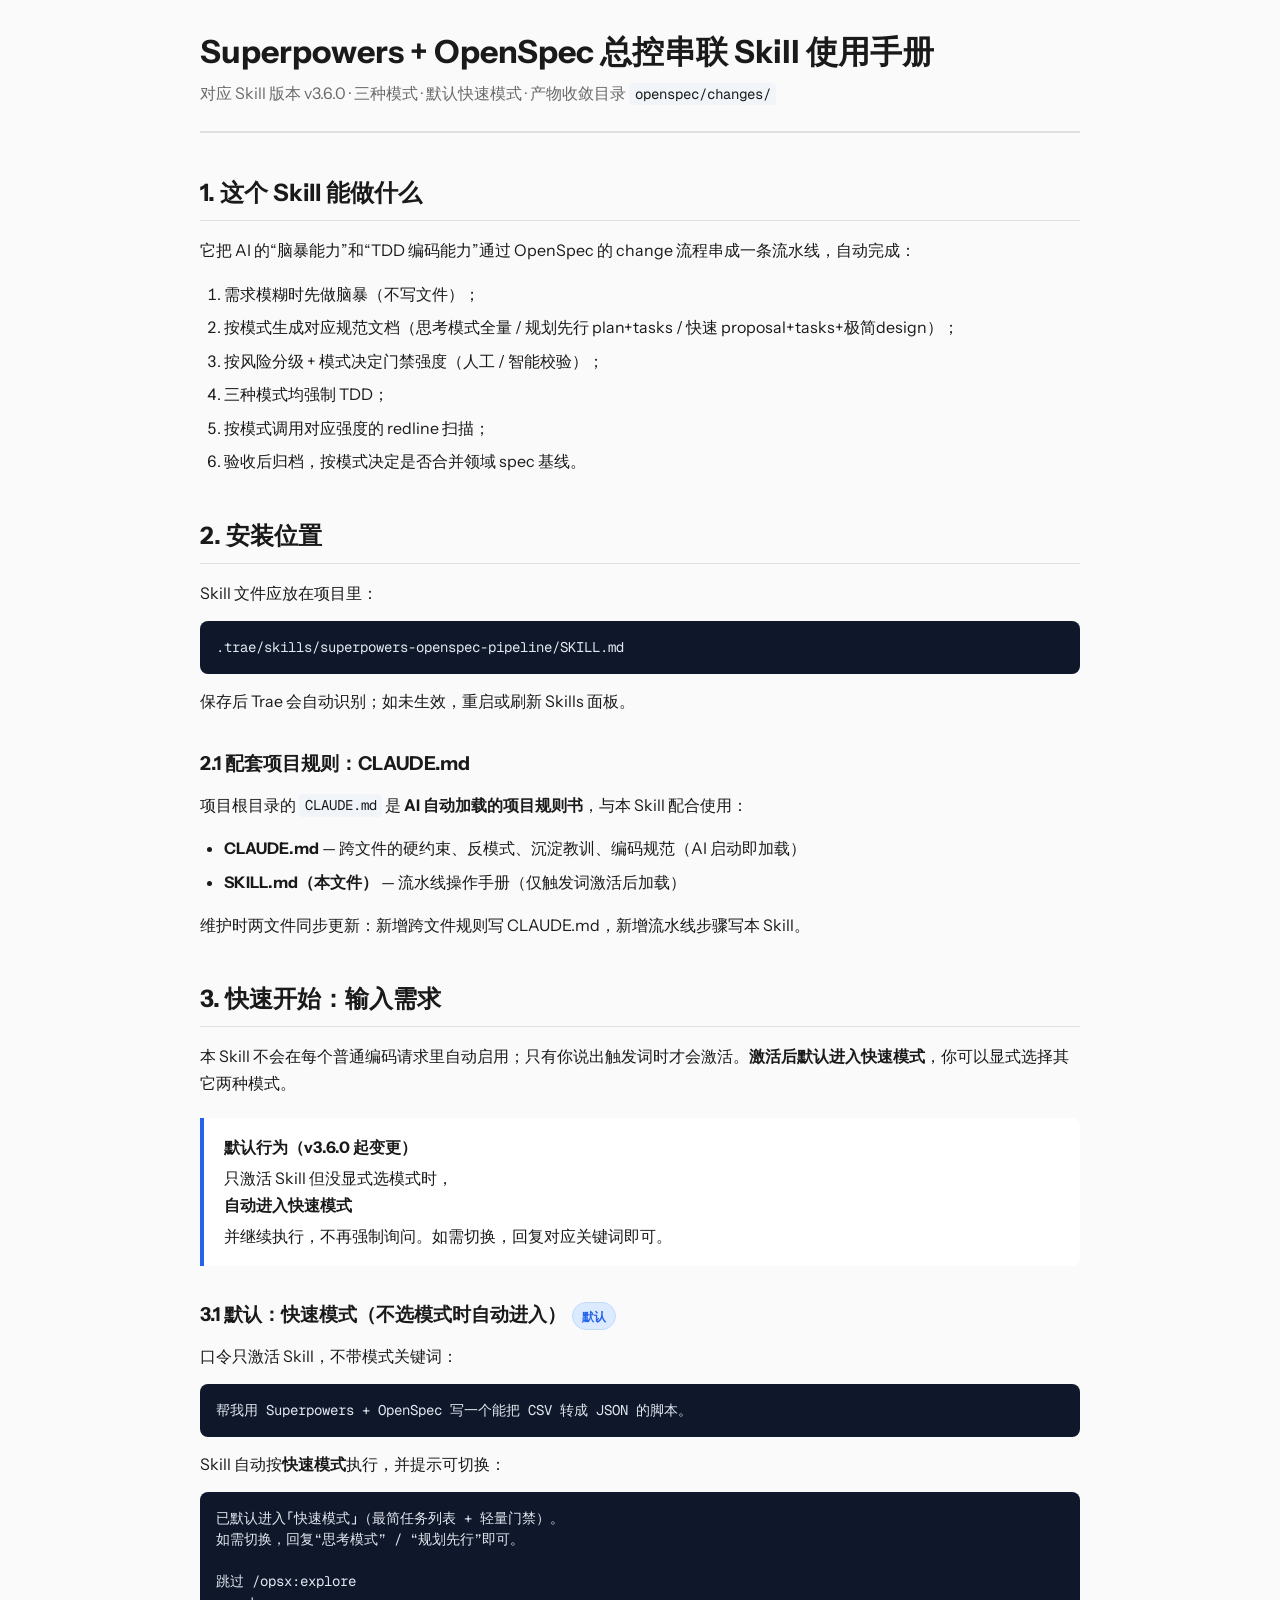
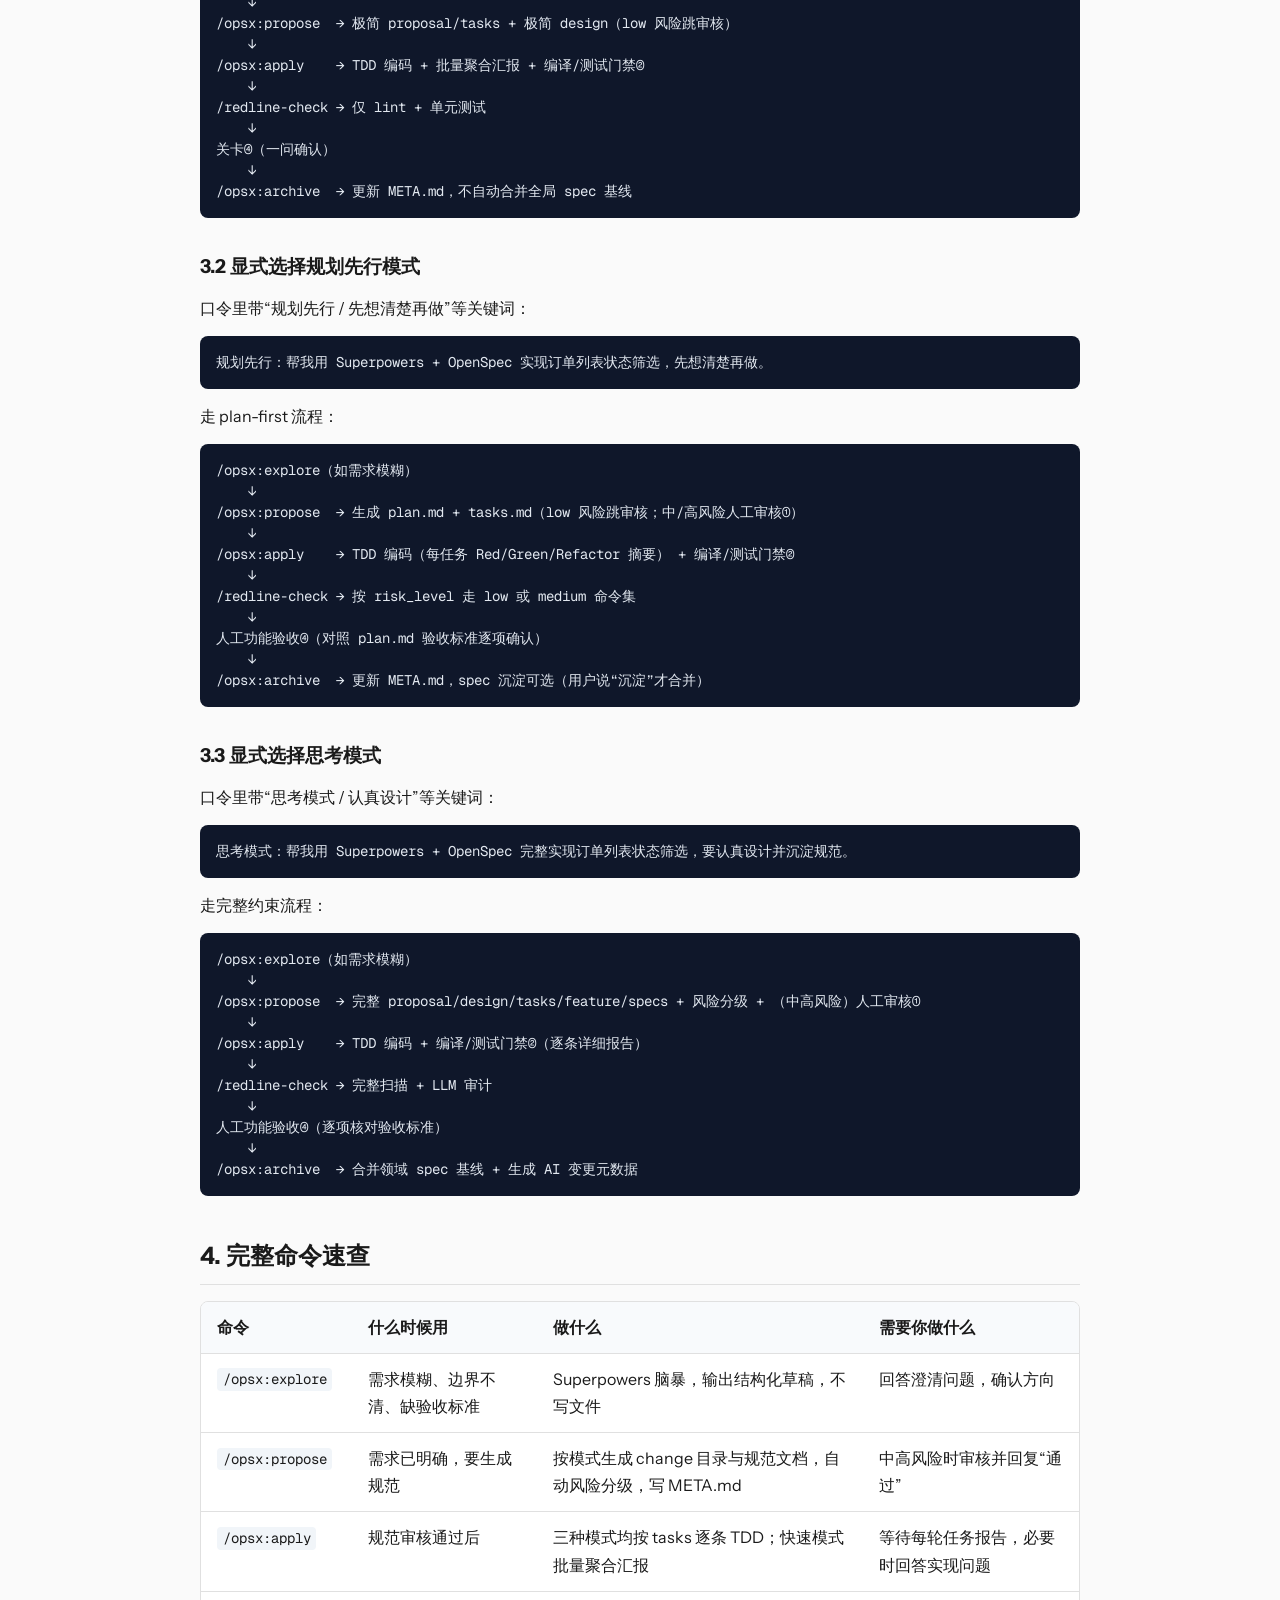
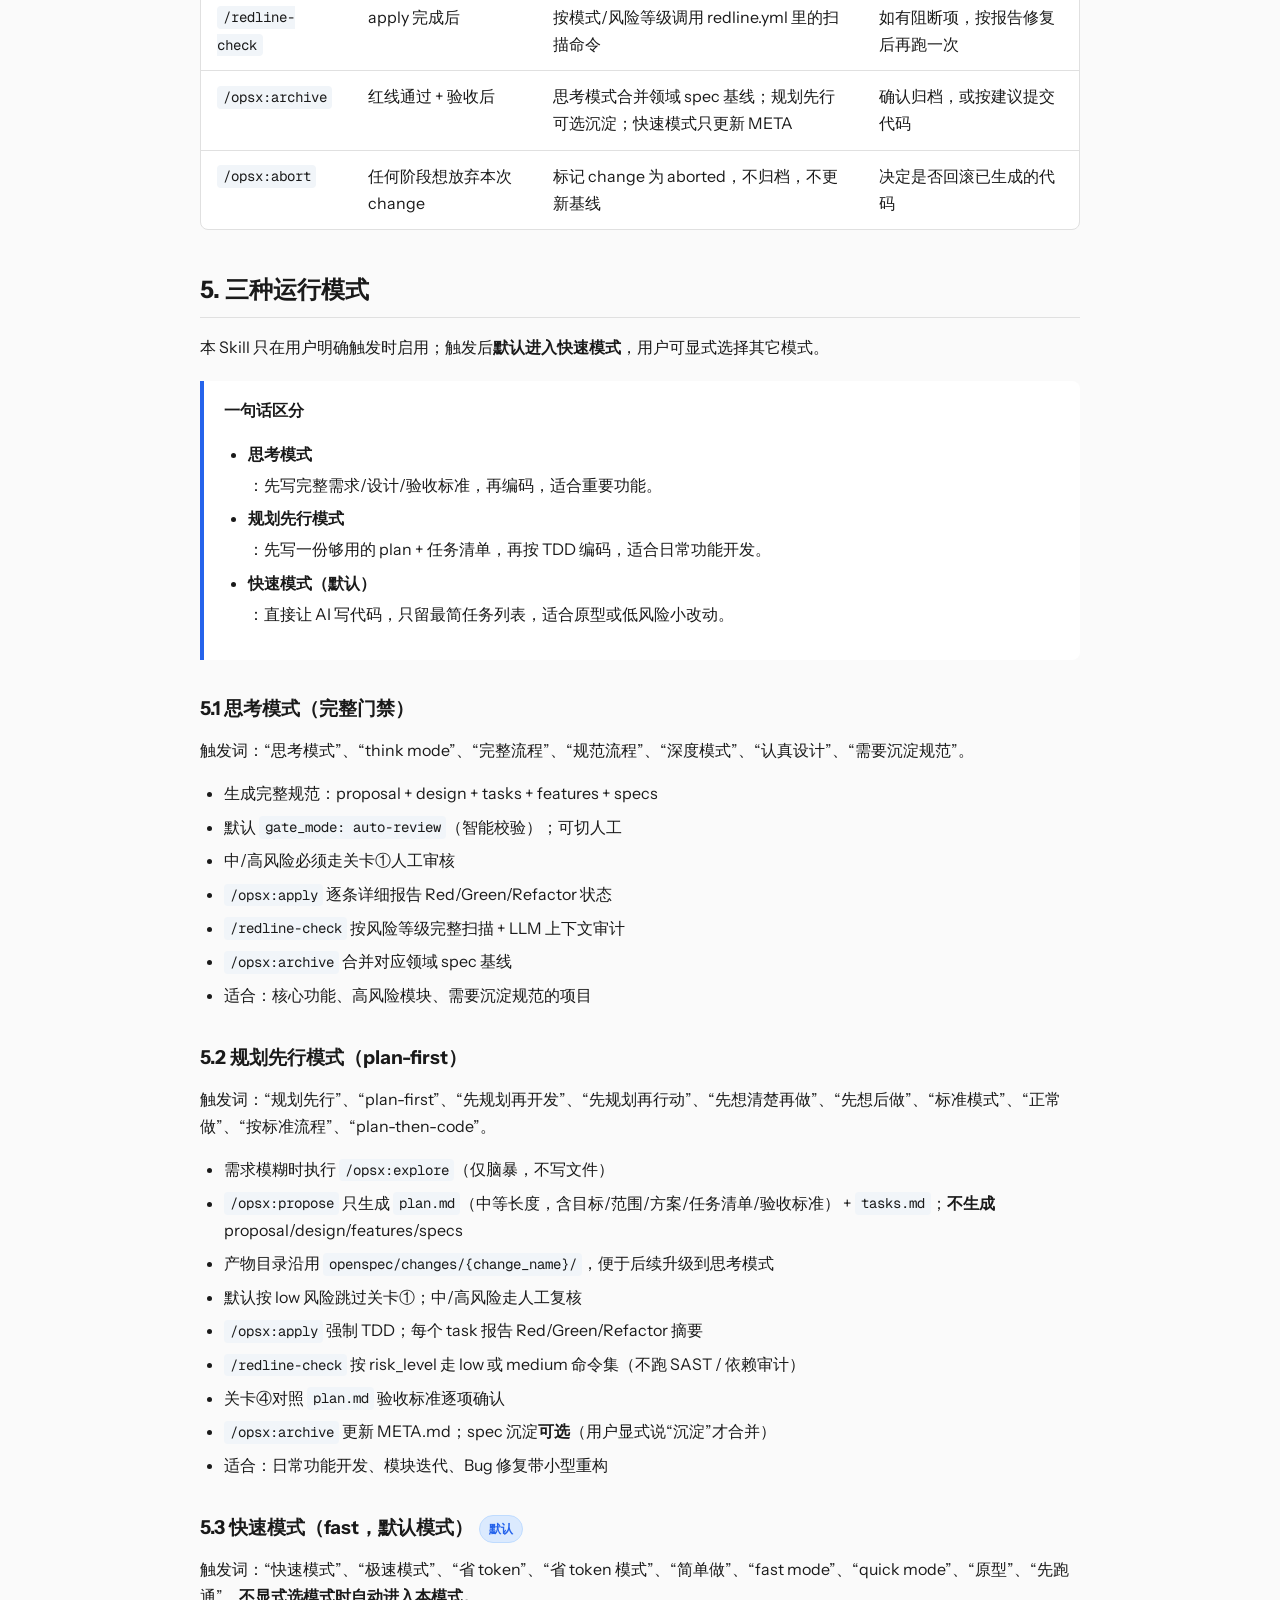
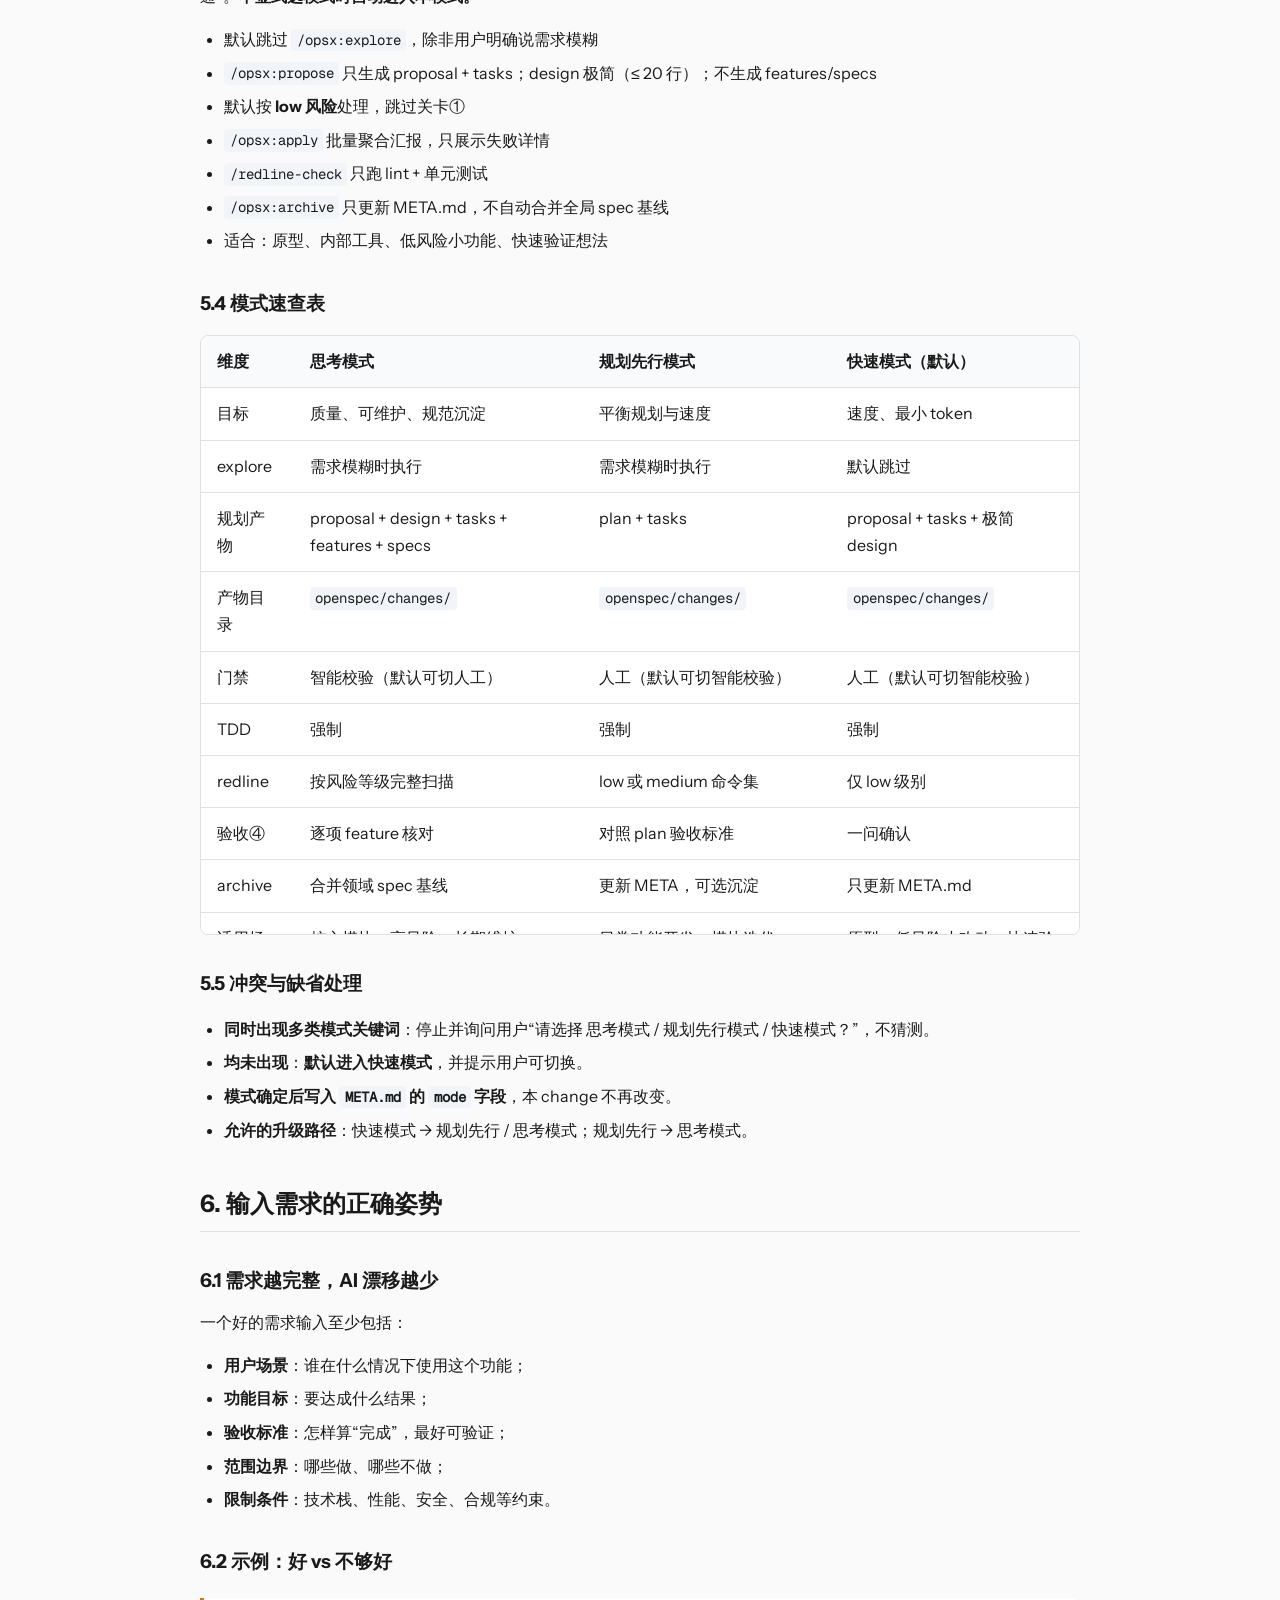
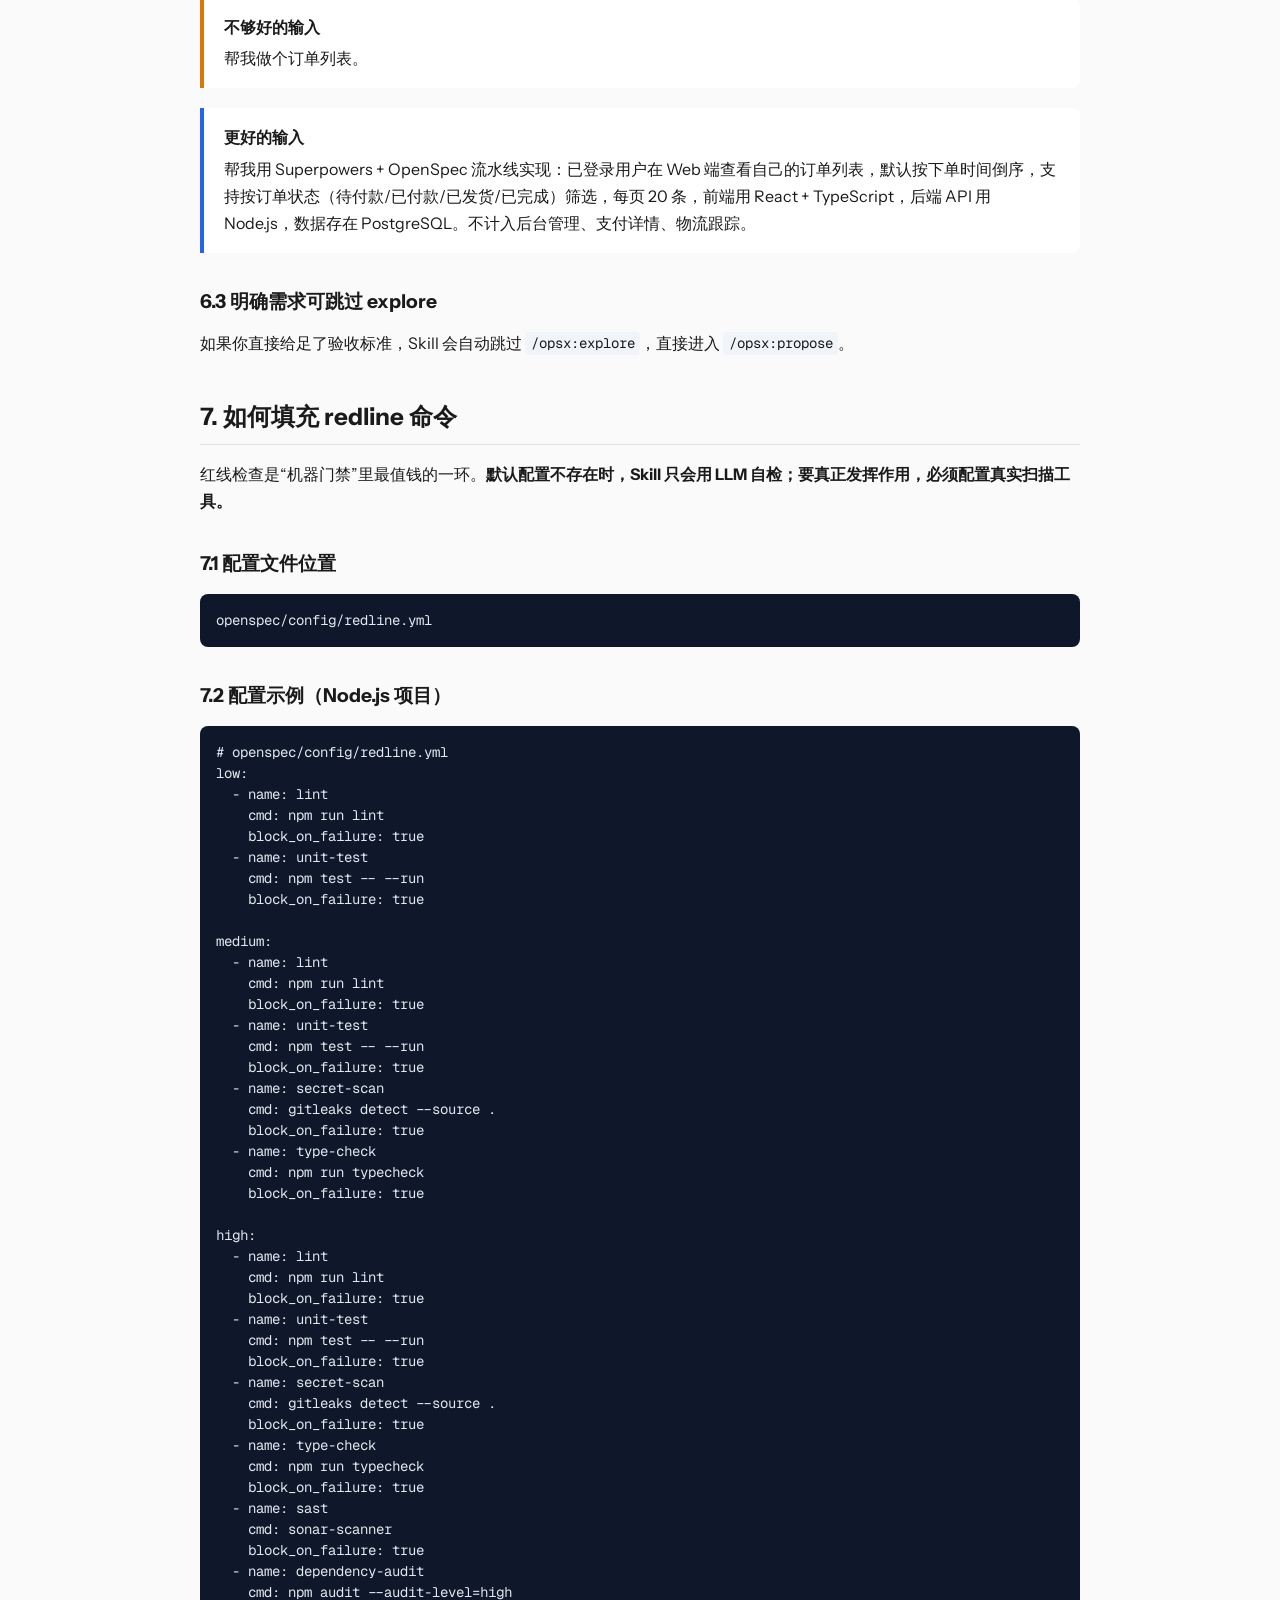
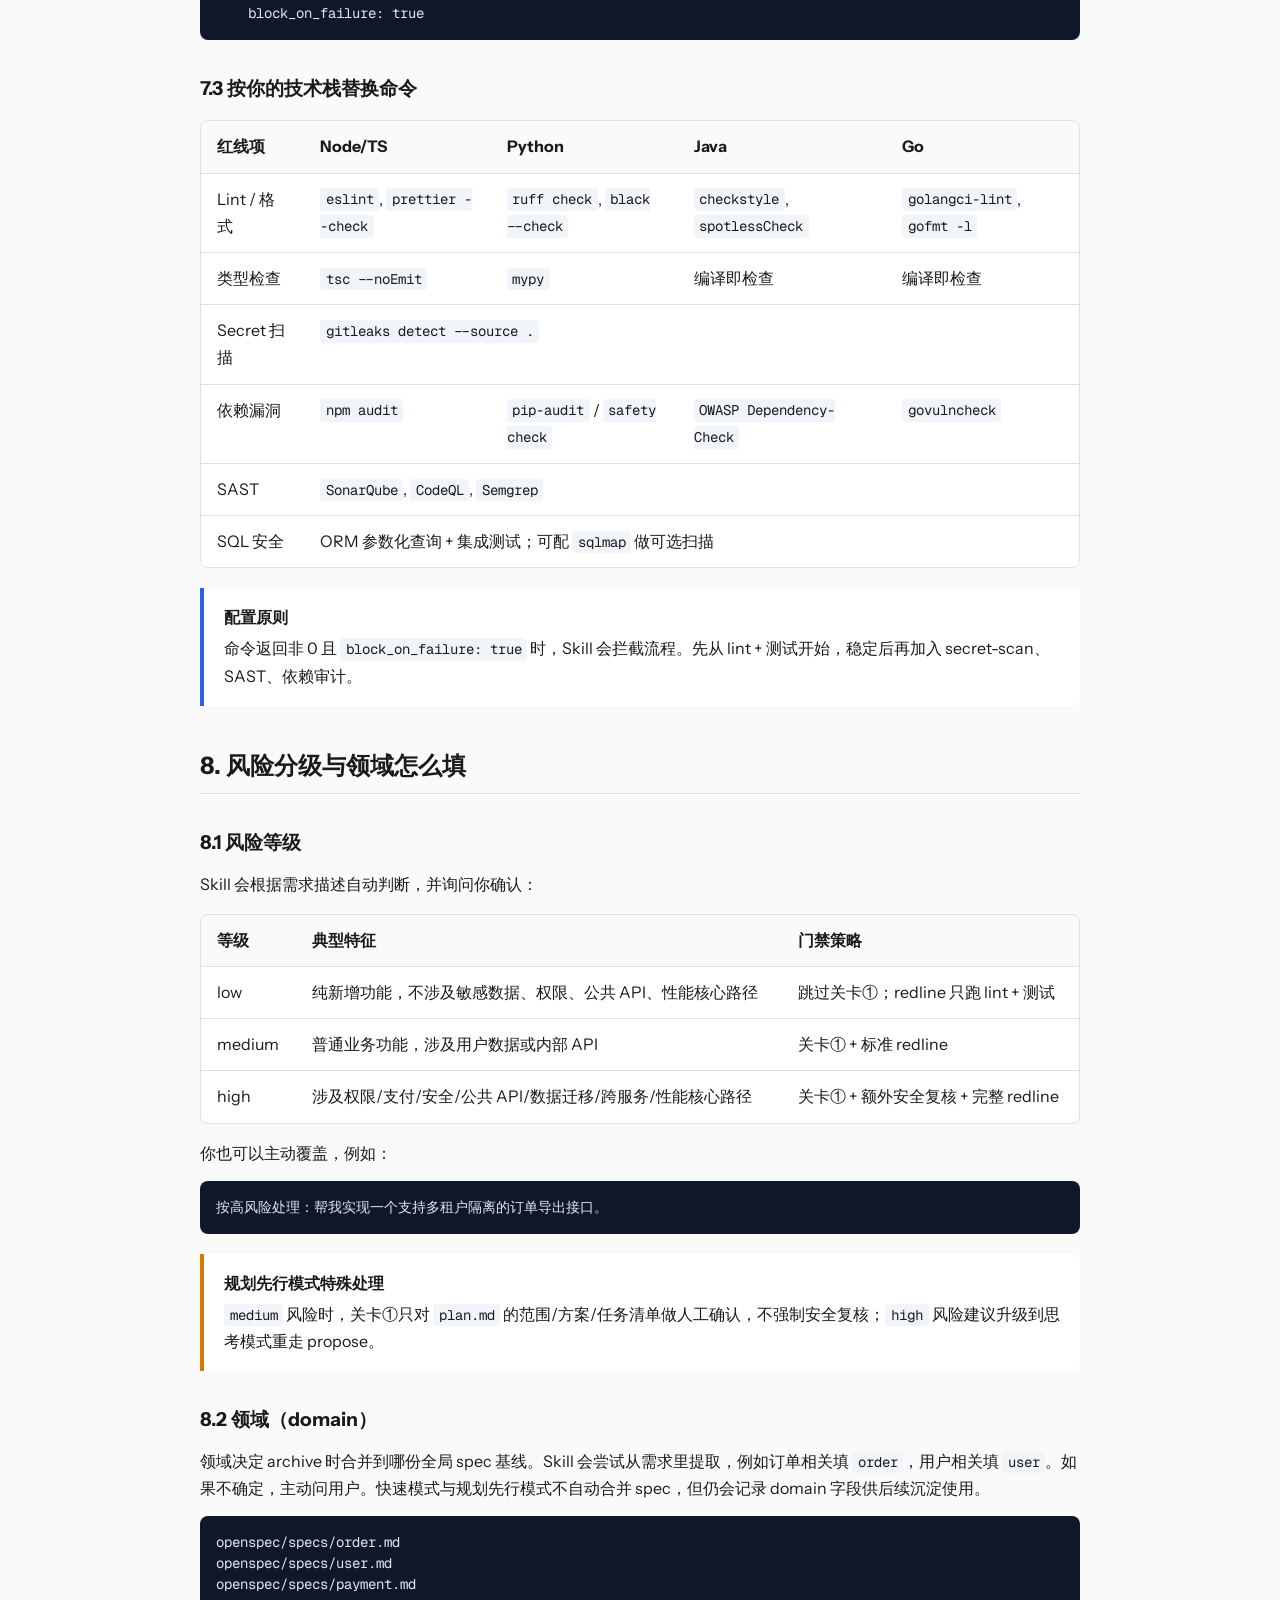
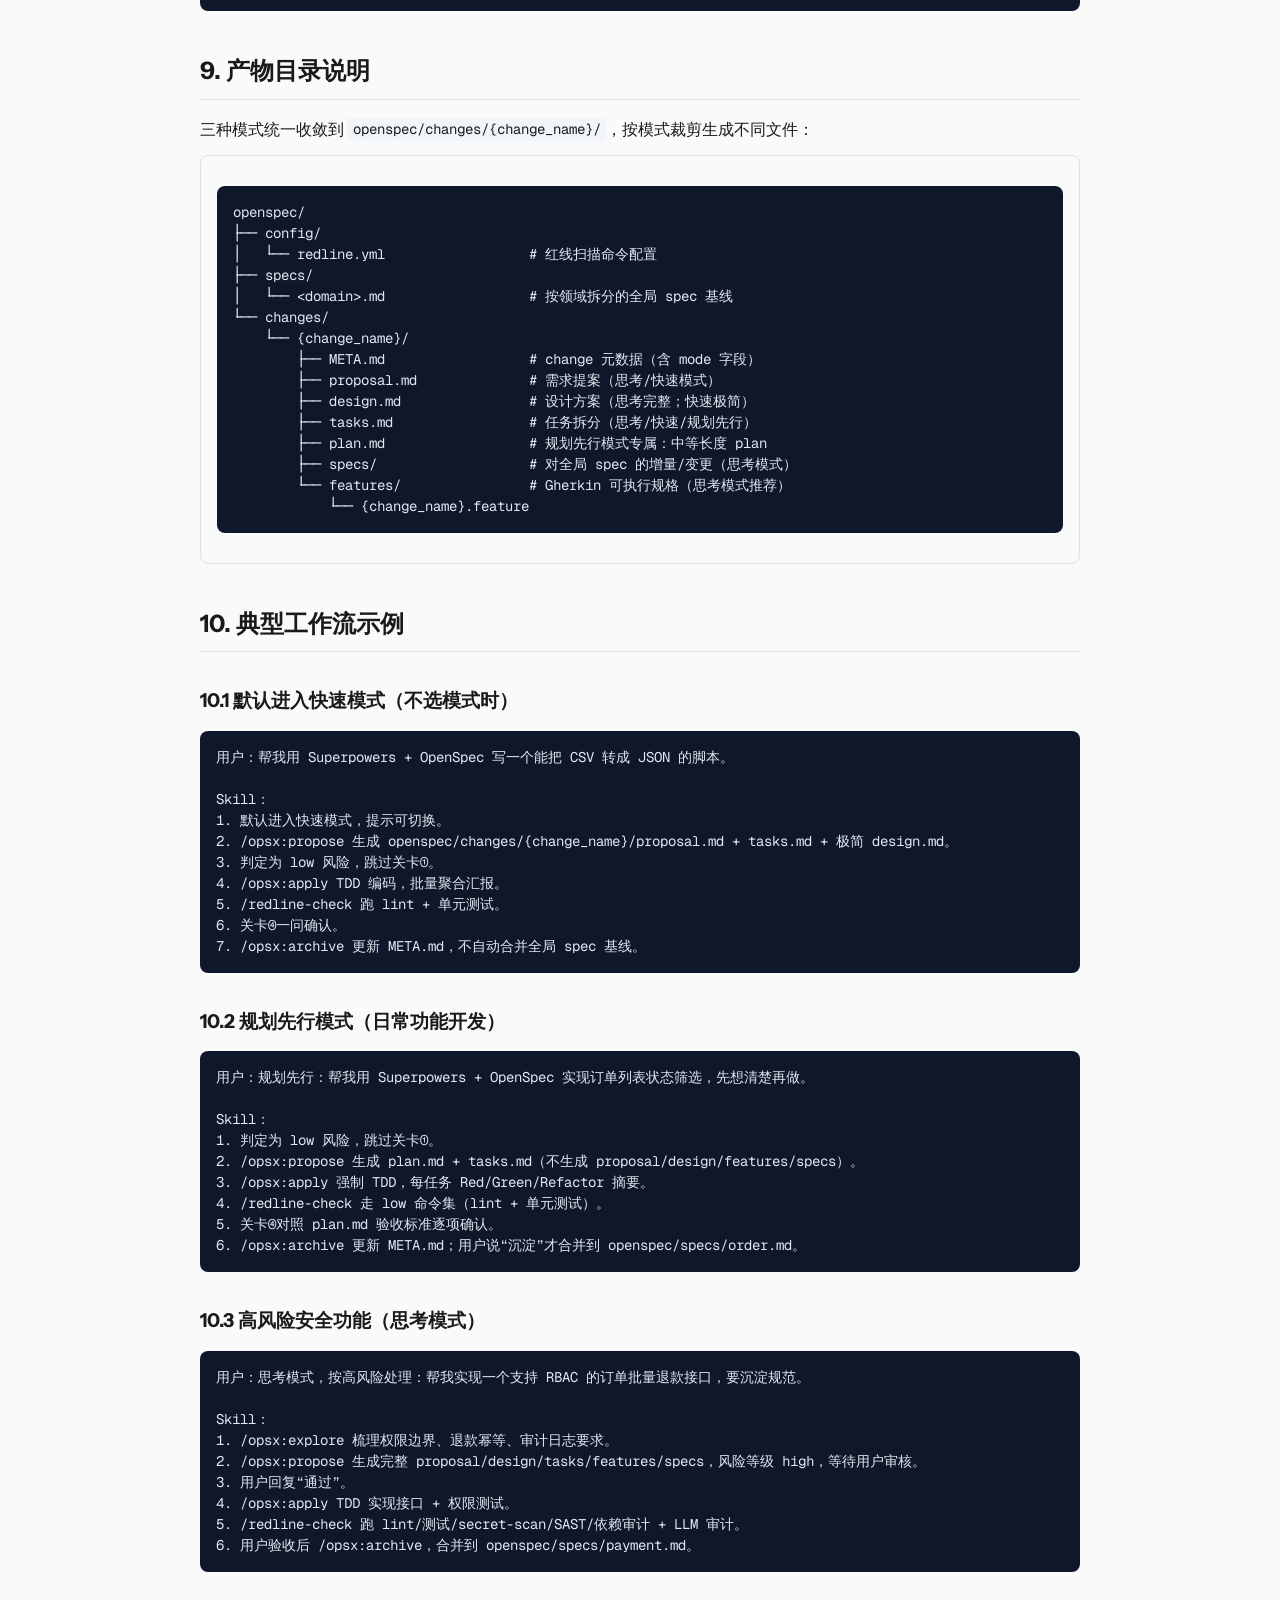
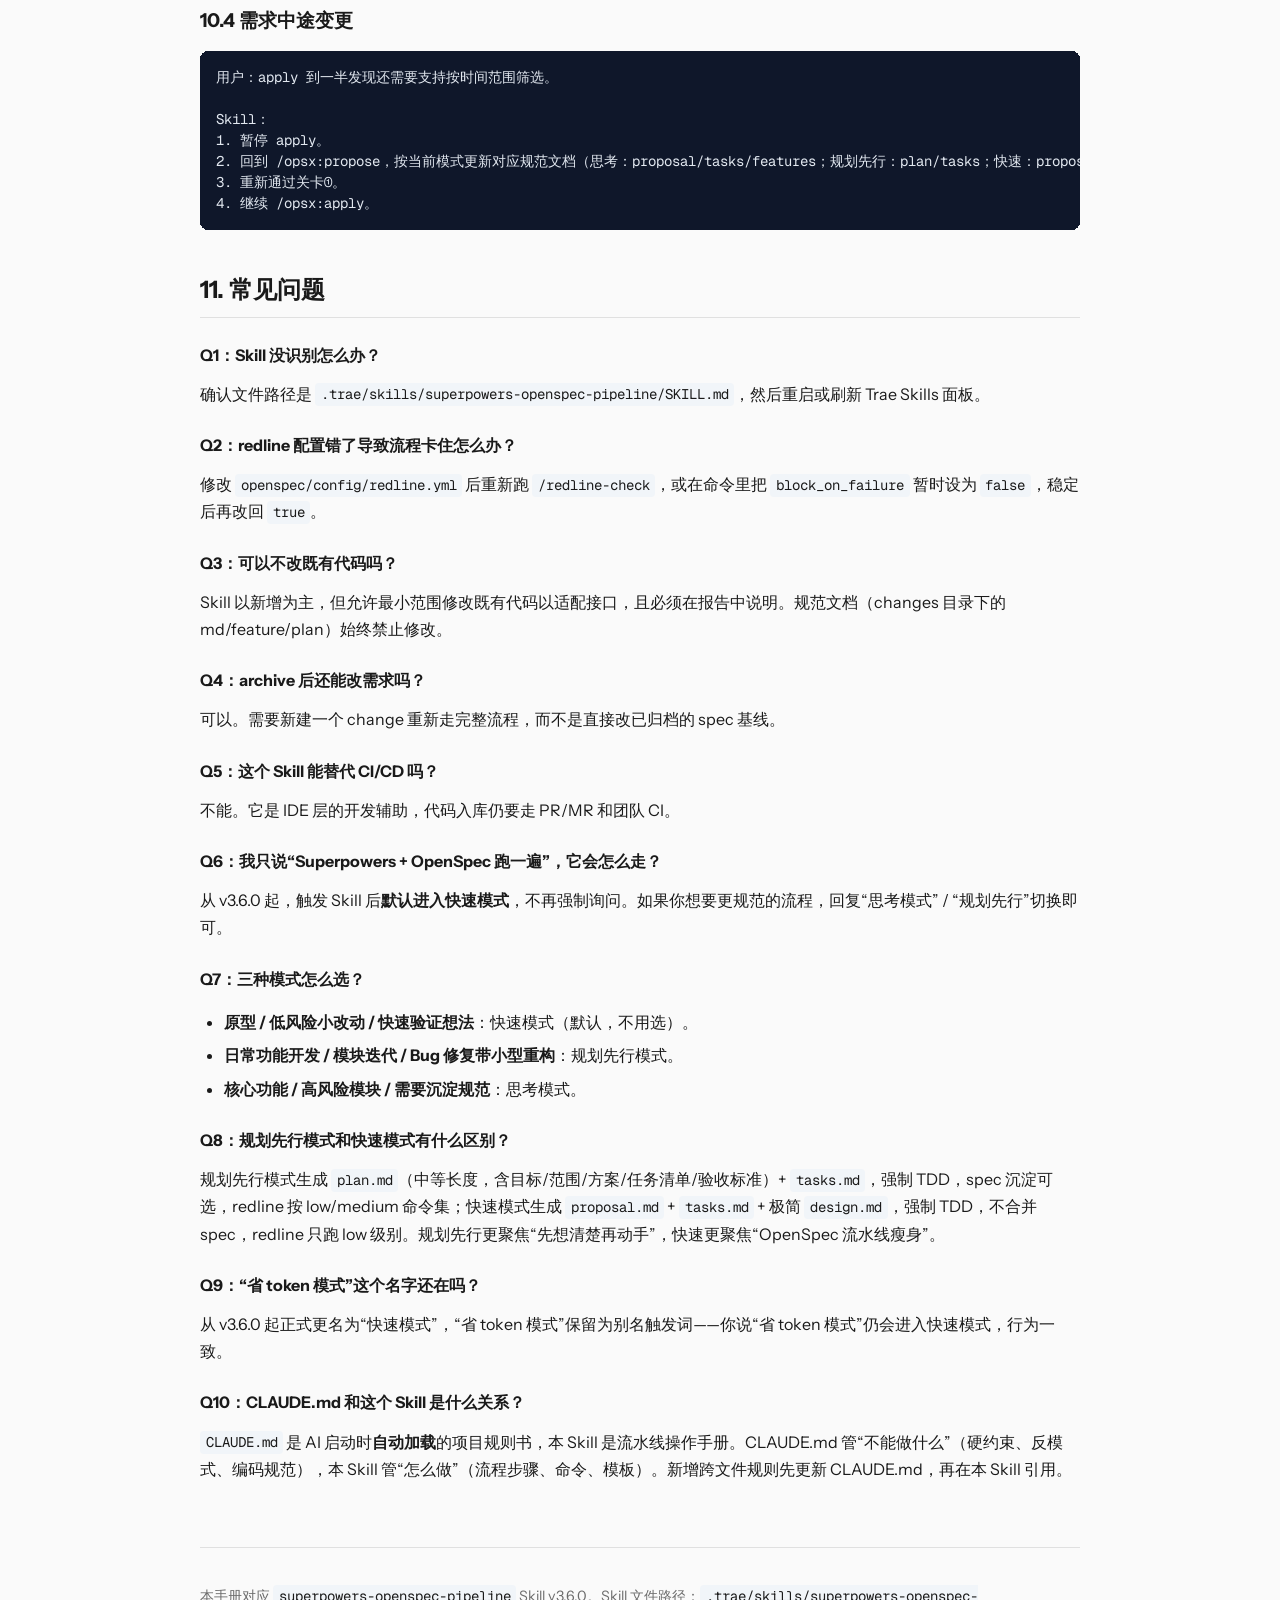
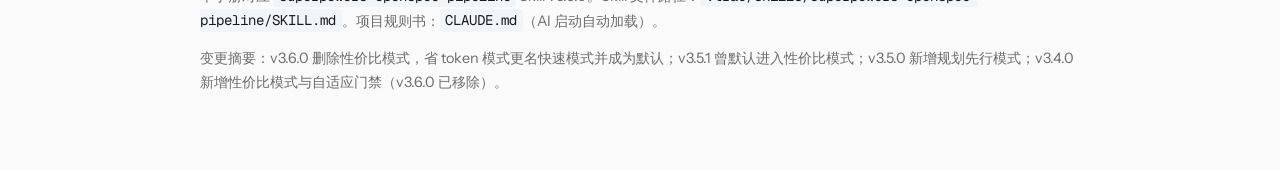
<file: superpowers-openspec-manual/superpowers-openspec-manual.html>
<!-- Generated by Trae Work -->
<!DOCTYPE html>
<html lang="zh-CN">
<head>
  <meta charset="UTF-8">
  <meta name="viewport" content="width=device-width, initial-scale=1.0">
  <title>Superpowers + OpenSpec 总控串联 Skill 使用手册</title>
  <style>
    @font-face {
      font-family: 'InstrumentSans';
      src: url('./_shared/fonts/InstrumentSans-Regular.ttf') format('truetype');
      font-weight: 400;
    }
    @font-face {
      font-family: 'InstrumentSans';
      src: url('./_shared/fonts/InstrumentSans-Bold.ttf') format('truetype');
      font-weight: 700;
    }
    @font-face {
      font-family: 'GeistMono';
      src: url('./_shared/fonts/GeistMono-Regular.ttf') format('truetype');
      font-weight: 400;
    }

    :root {
      --bg: #fafafa;
      --bg2: #ffffff;
      --ink: #1a1a1a;
      --muted: #6b6b6b;
      --rule: #e0e0e0;
      --accent: #2563eb;
      --accent2: #059669;
      --danger: #dc2626;
      --warning: #d97706;
    }

    * { box-sizing: border-box; }

    body {
      margin: 0;
      padding: 0;
      font-family: 'InstrumentSans', -apple-system, BlinkMacSystemFont, 'Segoe UI', sans-serif;
      font-size: 16px;
      line-height: 1.7;
      color: var(--ink);
      background: var(--bg);
    }

    .container {
      max-width: 920px;
      margin: 0 auto;
      padding: 2rem 1.25rem 4rem;
    }

    header {
      border-bottom: 2px solid var(--rule);
      padding-bottom: 1.5rem;
      margin-bottom: 2.5rem;
    }

    h1 {
      font-size: 2rem;
      line-height: 1.25;
      margin: 0 0 0.5rem;
      font-weight: 700;
    }

    .subtitle {
      color: var(--muted);
      font-size: 1rem;
      margin: 0;
    }

    .badge {
      display: inline-block;
      padding: 0.15rem 0.55rem;
      border-radius: 999px;
      font-size: 0.78rem;
      font-weight: 700;
      margin-left: 0.4rem;
      vertical-align: middle;
    }

    .badge.default {
      background: #dbeafe;
      color: var(--accent);
      border: 1px solid #bfdbfe;
    }

    h2 {
      font-size: 1.5rem;
      margin: 2.5rem 0 1rem;
      padding-bottom: 0.4rem;
      border-bottom: 1px solid var(--rule);
      font-weight: 700;
    }

    h3 {
      font-size: 1.2rem;
      margin: 2rem 0 0.75rem;
      font-weight: 700;
      color: var(--ink);
    }

    h4 {
      font-size: 1rem;
      margin: 1.5rem 0 0.5rem;
      font-weight: 700;
    }

    p, li {
      margin: 0.75rem 0;
    }

    a {
      color: var(--accent);
      text-decoration: none;
    }

    a:hover {
      text-decoration: underline;
    }

    code, pre {
      font-family: 'GeistMono', Menlo, Monaco, Consolas, monospace;
      font-size: 0.875rem;
    }

    code {
      background: #f1f5f9;
      padding: 0.15rem 0.35rem;
      border-radius: 4px;
      color: var(--ink);
    }

    pre {
      background: #0f172a;
      color: #e2e8f0;
      padding: 1rem;
      border-radius: 8px;
      overflow-x: auto;
      line-height: 1.5;
    }

    pre code {
      background: transparent;
      padding: 0;
      color: inherit;
    }

    .table-wrap {
      overflow-x: auto;
      overflow-y: auto;
      max-height: 600px;
      border: 1px solid var(--rule);
      border-radius: 8px;
      margin: 1rem 0;
      background: var(--bg2);
    }

    table {
      width: 100%;
      border-collapse: collapse;
      min-width: 640px;
    }

    th, td {
      padding: 0.75rem 1rem;
      text-align: left;
      border-bottom: 1px solid var(--rule);
      vertical-align: top;
    }

    th {
      background: #f8fafc;
      font-weight: 700;
      white-space: nowrap;
    }

    tr:last-child td {
      border-bottom: none;
    }

    ul, ol {
      padding-left: 1.5rem;
    }

    li {
      margin: 0.4rem 0;
    }

    .callout {
      border-left: 4px solid var(--accent);
      background: var(--bg2);
      padding: 1rem 1.25rem;
      margin: 1.25rem 0;
      border-radius: 0 8px 8px 0;
    }

    .callout.danger {
      border-left-color: var(--danger);
    }

    .callout.warning {
      border-left-color: var(--warning);
    }

    .callout strong {
      display: block;
      margin-bottom: 0.25rem;
    }

    .kbd {
      display: inline-block;
      padding: 0.1rem 0.4rem;
      border: 1px solid var(--rule);
      border-radius: 4px;
      background: #f8fafc;
      font-family: 'GeistMono', monospace;
      font-size: 0.85rem;
    }

    .tree {
      background: #f8fafc;
      border: 1px solid var(--rule);
      border-radius: 8px;
      padding: 1rem;
      font-family: 'GeistMono', monospace;
      line-height: 1.6;
      overflow-x: auto;
    }

    footer {
      margin-top: 4rem;
      padding-top: 1.5rem;
      border-top: 1px solid var(--rule);
      color: var(--muted);
      font-size: 0.9rem;
    }

    @media (max-width: 600px) {
      .container { padding: 1.5rem 1rem 3rem; }
      h1 { font-size: 1.6rem; }
      h2 { font-size: 1.3rem; }
      table { min-width: 520px; }
    }
  </style>
</head>
<body>
  <div class="container">
    <header>
      <h1>Superpowers + OpenSpec 总控串联 Skill 使用手册</h1>
      <p class="subtitle">对应 Skill 版本 v3.6.0 · 三种模式 · 默认快速模式 · 产物收敛目录 <code>openspec/changes/</code></p>
    </header>

    <h2>1. 这个 Skill 能做什么</h2>
    <p>它把 AI 的“脑暴能力”和“TDD 编码能力”通过 OpenSpec 的 change 流程串成一条流水线，自动完成：</p>
    <ol>
      <li>需求模糊时先做脑暴（不写文件）；</li>
      <li>按模式生成对应规范文档（思考模式全量 / 规划先行 plan+tasks / 快速 proposal+tasks+极简design）；</li>
      <li>按风险分级 + 模式决定门禁强度（人工 / 智能校验）；</li>
      <li>三种模式均强制 TDD；</li>
      <li>按模式调用对应强度的 redline 扫描；</li>
      <li>验收后归档，按模式决定是否合并领域 spec 基线。</li>
    </ol>

    <h2>2. 安装位置</h2>
    <p>Skill 文件应放在项目里：</p>
    <pre><code>.trae/skills/superpowers-openspec-pipeline/SKILL.md</code></pre>
    <p>保存后 Trae 会自动识别；如未生效，重启或刷新 Skills 面板。</p>

    <h3>2.1 配套项目规则：CLAUDE.md</h3>
    <p>项目根目录的 <code>CLAUDE.md</code> 是 <strong>AI 自动加载的项目规则书</strong>，与本 Skill 配合使用：</p>
    <ul>
      <li><strong>CLAUDE.md</strong> — 跨文件的硬约束、反模式、沉淀教训、编码规范（AI 启动即加载）</li>
      <li><strong>SKILL.md（本文件）</strong> — 流水线操作手册（仅触发词激活后加载）</li>
    </ul>
    <p>维护时两文件同步更新：新增跨文件规则写 CLAUDE.md，新增流水线步骤写本 Skill。</p>

    <h2>3. 快速开始：输入需求</h2>
    <p>本 Skill 不会在每个普通编码请求里自动启用；只有你说出触发词时才会激活。<strong>激活后默认进入快速模式</strong>，你可以显式选择其它两种模式。</p>

    <div class="callout">
      <strong>默认行为（v3.6.0 起变更）</strong>
      只激活 Skill 但没显式选模式时，<strong>自动进入快速模式</strong>并继续执行，不再强制询问。如需切换，回复对应关键词即可。
    </div>

    <h3>3.1 默认：快速模式（不选模式时自动进入）<span class="badge default">默认</span></h3>
    <p>口令只激活 Skill，不带模式关键词：</p>
    <pre><code>帮我用 Superpowers + OpenSpec 写一个能把 CSV 转成 JSON 的脚本。</code></pre>
    <p>Skill 自动按<strong>快速模式</strong>执行，并提示可切换：</p>
    <pre><code>已默认进入「快速模式」（最简任务列表 + 轻量门禁）。
如需切换，回复“思考模式” / “规划先行”即可。

跳过 /opsx:explore
    ↓
/opsx:propose  → 极简 proposal/tasks + 极简 design（low 风险跳审核）
    ↓
/opsx:apply    → TDD 编码 + 批量聚合汇报 + 编译/测试门禁②
    ↓
/redline-check → 仅 lint + 单元测试
    ↓
关卡④（一问确认）
    ↓
/opsx:archive  → 更新 META.md，不自动合并全局 spec 基线</code></pre>

    <h3>3.2 显式选择规划先行模式</h3>
    <p>口令里带“规划先行 / 先想清楚再做”等关键词：</p>
    <pre><code>规划先行：帮我用 Superpowers + OpenSpec 实现订单列表状态筛选，先想清楚再做。</code></pre>
    <p>走 plan-first 流程：</p>
    <pre><code>/opsx:explore（如需求模糊）
    ↓
/opsx:propose  → 生成 plan.md + tasks.md（low 风险跳审核；中/高风险人工审核①）
    ↓
/opsx:apply    → TDD 编码（每任务 Red/Green/Refactor 摘要） + 编译/测试门禁②
    ↓
/redline-check → 按 risk_level 走 low 或 medium 命令集
    ↓
人工功能验收④（对照 plan.md 验收标准逐项确认）
    ↓
/opsx:archive  → 更新 META.md，spec 沉淀可选（用户说“沉淀”才合并）</code></pre>

    <h3>3.3 显式选择思考模式</h3>
    <p>口令里带“思考模式 / 认真设计”等关键词：</p>
    <pre><code>思考模式：帮我用 Superpowers + OpenSpec 完整实现订单列表状态筛选，要认真设计并沉淀规范。</code></pre>
    <p>走完整约束流程：</p>
    <pre><code>/opsx:explore（如需求模糊）
    ↓
/opsx:propose  → 完整 proposal/design/tasks/feature/specs + 风险分级 + （中高风险）人工审核①
    ↓
/opsx:apply    → TDD 编码 + 编译/测试门禁②（逐条详细报告）
    ↓
/redline-check → 完整扫描 + LLM 审计
    ↓
人工功能验收④（逐项核对验收标准）
    ↓
/opsx:archive  → 合并领域 spec 基线 + 生成 AI 变更元数据</code></pre>

    <h2>4. 完整命令速查</h2>
    <div class="table-wrap">
      <table>
        <thead>
          <tr>
            <th>命令</th>
            <th>什么时候用</th>
            <th>做什么</th>
            <th>需要你做什么</th>
          </tr>
        </thead>
        <tbody>
          <tr>
            <td><code>/opsx:explore</code></td>
            <td>需求模糊、边界不清、缺验收标准</td>
            <td>Superpowers 脑暴，输出结构化草稿，不写文件</td>
            <td>回答澄清问题，确认方向</td>
          </tr>
          <tr>
            <td><code>/opsx:propose</code></td>
            <td>需求已明确，要生成规范</td>
            <td>按模式生成 change 目录与规范文档，自动风险分级，写 META.md</td>
            <td>中高风险时审核并回复“通过”</td>
          </tr>
          <tr>
            <td><code>/opsx:apply</code></td>
            <td>规范审核通过后</td>
            <td>三种模式均按 tasks 逐条 TDD；快速模式批量聚合汇报</td>
            <td>等待每轮任务报告，必要时回答实现问题</td>
          </tr>
          <tr>
            <td><code>/redline-check</code></td>
            <td>apply 完成后</td>
            <td>按模式/风险等级调用 redline.yml 里的扫描命令</td>
            <td>如有阻断项，按报告修复后再跑一次</td>
          </tr>
          <tr>
            <td><code>/opsx:archive</code></td>
            <td>红线通过 + 验收后</td>
            <td>思考模式合并领域 spec 基线；规划先行可选沉淀；快速模式只更新 META</td>
            <td>确认归档，或按建议提交代码</td>
          </tr>
          <tr>
            <td><code>/opsx:abort</code></td>
            <td>任何阶段想放弃本次 change</td>
            <td>标记 change 为 aborted，不归档，不更新基线</td>
            <td>决定是否回滚已生成的代码</td>
          </tr>
        </tbody>
      </table>
    </div>

    <h2>5. 三种运行模式</h2>
    <p>本 Skill 只在用户明确触发时启用；触发后<strong>默认进入快速模式</strong>，用户可显式选择其它模式。</p>

    <div class="callout">
      <strong>一句话区分</strong>
      <ul>
        <li><strong>思考模式</strong>：先写完整需求/设计/验收标准，再编码，适合重要功能。</li>
        <li><strong>规划先行模式</strong>：先写一份够用的 plan + 任务清单，再按 TDD 编码，适合日常功能开发。</li>
        <li><strong>快速模式（默认）</strong>：直接让 AI 写代码，只留最简任务列表，适合原型或低风险小改动。</li>
      </ul>
    </div>

    <h3>5.1 思考模式（完整门禁）</h3>
    <p>触发词：“思考模式”、“think mode”、“完整流程”、“规范流程”、“深度模式”、“认真设计”、“需要沉淀规范”。</p>
    <ul>
      <li>生成完整规范：proposal + design + tasks + features + specs</li>
      <li>默认 <code>gate_mode: auto-review</code>（智能校验）；可切人工</li>
      <li>中/高风险必须走关卡①人工审核</li>
      <li><code>/opsx:apply</code> 逐条详细报告 Red/Green/Refactor 状态</li>
      <li><code>/redline-check</code> 按风险等级完整扫描 + LLM 上下文审计</li>
      <li><code>/opsx:archive</code> 合并对应领域 spec 基线</li>
      <li>适合：核心功能、高风险模块、需要沉淀规范的项目</li>
    </ul>

    <h3>5.2 规划先行模式（plan-first）</h3>
    <p>触发词：“规划先行”、“plan-first”、“先规划再开发”、“先规划再行动”、“先想清楚再做”、“先想后做”、“标准模式”、“正常做”、“按标准流程”、“plan-then-code”。</p>
    <ul>
      <li>需求模糊时执行 <code>/opsx:explore</code>（仅脑暴，不写文件）</li>
      <li><code>/opsx:propose</code> 只生成 <code>plan.md</code>（中等长度，含目标/范围/方案/任务清单/验收标准） + <code>tasks.md</code>；<strong>不生成</strong> proposal/design/features/specs</li>
      <li>产物目录沿用 <code>openspec/changes/{change_name}/</code>，便于后续升级到思考模式</li>
      <li>默认按 low 风险跳过关卡①；中/高风险走人工复核</li>
      <li><code>/opsx:apply</code> 强制 TDD；每个 task 报告 Red/Green/Refactor 摘要</li>
      <li><code>/redline-check</code> 按 risk_level 走 low 或 medium 命令集（不跑 SAST / 依赖审计）</li>
      <li>关卡④对照 <code>plan.md</code> 验收标准逐项确认</li>
      <li><code>/opsx:archive</code> 更新 META.md；spec 沉淀<strong>可选</strong>（用户显式说“沉淀”才合并）</li>
      <li>适合：日常功能开发、模块迭代、Bug 修复带小型重构</li>
    </ul>

    <h3>5.3 快速模式（fast，默认模式）<span class="badge default">默认</span></h3>
    <p>触发词：“快速模式”、“极速模式”、“省 token”、“省 token 模式”、“简单做”、“fast mode”、“quick mode”、“原型”、“先跑通”。<strong>不显式选模式时自动进入本模式。</strong></p>
    <ul>
      <li>默认跳过 <code>/opsx:explore</code>，除非用户明确说需求模糊</li>
      <li><code>/opsx:propose</code> 只生成 proposal + tasks；design 极简（≤ 20 行）；不生成 features/specs</li>
      <li>默认按 <strong>low 风险</strong>处理，跳过关卡①</li>
      <li><code>/opsx:apply</code> 批量聚合汇报，只展示失败详情</li>
      <li><code>/redline-check</code> 只跑 lint + 单元测试</li>
      <li><code>/opsx:archive</code> 只更新 META.md，不自动合并全局 spec 基线</li>
      <li>适合：原型、内部工具、低风险小功能、快速验证想法</li>
    </ul>

    <h3>5.4 模式速查表</h3>
    <div class="table-wrap">
      <table>
        <thead>
          <tr>
            <th>维度</th>
            <th>思考模式</th>
            <th>规划先行模式</th>
            <th>快速模式（默认）</th>
          </tr>
        </thead>
        <tbody>
          <tr>
            <td>目标</td>
            <td>质量、可维护、规范沉淀</td>
            <td>平衡规划与速度</td>
            <td>速度、最小 token</td>
          </tr>
          <tr>
            <td>explore</td>
            <td>需求模糊时执行</td>
            <td>需求模糊时执行</td>
            <td>默认跳过</td>
          </tr>
          <tr>
            <td>规划产物</td>
            <td>proposal + design + tasks + features + specs</td>
            <td>plan + tasks</td>
            <td>proposal + tasks + 极简 design</td>
          </tr>
          <tr>
            <td>产物目录</td>
            <td><code>openspec/changes/</code></td>
            <td><code>openspec/changes/</code></td>
            <td><code>openspec/changes/</code></td>
          </tr>
          <tr>
            <td>门禁</td>
            <td>智能校验（默认可切人工）</td>
            <td>人工（默认可切智能校验）</td>
            <td>人工（默认可切智能校验）</td>
          </tr>
          <tr>
            <td>TDD</td>
            <td>强制</td>
            <td>强制</td>
            <td>强制</td>
          </tr>
          <tr>
            <td>redline</td>
            <td>按风险等级完整扫描</td>
            <td>low 或 medium 命令集</td>
            <td>仅 low 级别</td>
          </tr>
          <tr>
            <td>验收④</td>
            <td>逐项 feature 核对</td>
            <td>对照 plan 验收标准</td>
            <td>一问确认</td>
          </tr>
          <tr>
            <td>archive</td>
            <td>合并领域 spec 基线</td>
            <td>更新 META，可选沉淀</td>
            <td>只更新 META.md</td>
          </tr>
          <tr>
            <td>适用场景</td>
            <td>核心模块、高风险、长期维护</td>
            <td>日常功能开发、模块迭代、Bug 修复</td>
            <td>原型、低风险小改动、快速验证想法</td>
          </tr>
        </tbody>
      </table>
    </div>

    <h3>5.5 冲突与缺省处理</h3>
    <ul>
      <li><strong>同时出现多类模式关键词</strong>：停止并询问用户“请选择 思考模式 / 规划先行模式 / 快速模式？”，不猜测。</li>
      <li><strong>均未出现</strong>：<strong>默认进入快速模式</strong>，并提示用户可切换。</li>
      <li><strong>模式确定后写入 <code>META.md</code> 的 <code>mode</code> 字段</strong>，本 change 不再改变。</li>
      <li><strong>允许的升级路径</strong>：快速模式 → 规划先行 / 思考模式；规划先行 → 思考模式。</li>
    </ul>

    <h2>6. 输入需求的正确姿势</h2>
    <h3>6.1 需求越完整，AI 漂移越少</h3>
    <p>一个好的需求输入至少包括：</p>
    <ul>
      <li><strong>用户场景</strong>：谁在什么情况下使用这个功能；</li>
      <li><strong>功能目标</strong>：要达成什么结果；</li>
      <li><strong>验收标准</strong>：怎样算“完成”，最好可验证；</li>
      <li><strong>范围边界</strong>：哪些做、哪些不做；</li>
      <li><strong>限制条件</strong>：技术栈、性能、安全、合规等约束。</li>
    </ul>

    <h3>6.2 示例：好 vs 不够好</h3>
    <div class="callout warning">
      <strong>不够好的输入</strong>
      帮我做个订单列表。
    </div>
    <div class="callout">
      <strong>更好的输入</strong>
      帮我用 Superpowers + OpenSpec 流水线实现：已登录用户在 Web 端查看自己的订单列表，默认按下单时间倒序，支持按订单状态（待付款/已付款/已发货/已完成）筛选，每页 20 条，前端用 React + TypeScript，后端 API 用 Node.js，数据存在 PostgreSQL。不计入后台管理、支付详情、物流跟踪。
    </div>

    <h3>6.3 明确需求可跳过 explore</h3>
    <p>如果你直接给足了验收标准，Skill 会自动跳过 <code>/opsx:explore</code>，直接进入 <code>/opsx:propose</code>。</p>

    <h2>7. 如何填充 redline 命令</h2>
    <p>红线检查是“机器门禁”里最值钱的一环。<strong>默认配置不存在时，Skill 只会用 LLM 自检；要真正发挥作用，必须配置真实扫描工具。</strong></p>

    <h3>7.1 配置文件位置</h3>
    <pre><code>openspec/config/redline.yml</code></pre>

    <h3>7.2 配置示例（Node.js 项目）</h3>
    <pre><code># openspec/config/redline.yml
low:
  - name: lint
    cmd: npm run lint
    block_on_failure: true
  - name: unit-test
    cmd: npm test -- --run
    block_on_failure: true

medium:
  - name: lint
    cmd: npm run lint
    block_on_failure: true
  - name: unit-test
    cmd: npm test -- --run
    block_on_failure: true
  - name: secret-scan
    cmd: gitleaks detect --source .
    block_on_failure: true
  - name: type-check
    cmd: npm run typecheck
    block_on_failure: true

high:
  - name: lint
    cmd: npm run lint
    block_on_failure: true
  - name: unit-test
    cmd: npm test -- --run
    block_on_failure: true
  - name: secret-scan
    cmd: gitleaks detect --source .
    block_on_failure: true
  - name: type-check
    cmd: npm run typecheck
    block_on_failure: true
  - name: sast
    cmd: sonar-scanner
    block_on_failure: true
  - name: dependency-audit
    cmd: npm audit --audit-level=high
    block_on_failure: true</code></pre>

    <h3>7.3 按你的技术栈替换命令</h3>
    <div class="table-wrap">
      <table>
        <thead>
          <tr>
            <th>红线项</th>
            <th>Node/TS</th>
            <th>Python</th>
            <th>Java</th>
            <th>Go</th>
          </tr>
        </thead>
        <tbody>
          <tr>
            <td>Lint / 格式</td>
            <td><code>eslint</code>, <code>prettier --check</code></td>
            <td><code>ruff check</code>, <code>black --check</code></td>
            <td><code>checkstyle</code>, <code>spotlessCheck</code></td>
            <td><code>golangci-lint</code>, <code>gofmt -l</code></td>
          </tr>
          <tr>
            <td>类型检查</td>
            <td><code>tsc --noEmit</code></td>
            <td><code>mypy</code></td>
            <td>编译即检查</td>
            <td>编译即检查</td>
          </tr>
          <tr>
            <td>Secret 扫描</td>
            <td colspan="4"><code>gitleaks detect --source .</code></td>
          </tr>
          <tr>
            <td>依赖漏洞</td>
            <td><code>npm audit</code></td>
            <td><code>pip-audit</code> / <code>safety check</code></td>
            <td><code>OWASP Dependency-Check</code></td>
            <td><code>govulncheck</code></td>
          </tr>
          <tr>
            <td>SAST</td>
            <td colspan="4"><code>SonarQube</code>, <code>CodeQL</code>, <code>Semgrep</code></td>
          </tr>
          <tr>
            <td>SQL 安全</td>
            <td colspan="4">ORM 参数化查询 + 集成测试；可配 <code>sqlmap</code> 做可选扫描</td>
          </tr>
        </tbody>
      </table>
    </div>

    <div class="callout">
      <strong>配置原则</strong>
      命令返回非 0 且 <code>block_on_failure: true</code> 时，Skill 会拦截流程。先从 lint + 测试开始，稳定后再加入 secret-scan、SAST、依赖审计。
    </div>

    <h2>8. 风险分级与领域怎么填</h2>
    <h3>8.1 风险等级</h3>
    <p>Skill 会根据需求描述自动判断，并询问你确认：</p>
    <div class="table-wrap">
      <table>
        <thead>
          <tr>
            <th>等级</th>
            <th>典型特征</th>
            <th>门禁策略</th>
          </tr>
        </thead>
        <tbody>
          <tr>
            <td>low</td>
            <td>纯新增功能，不涉及敏感数据、权限、公共 API、性能核心路径</td>
            <td>跳过关卡①；redline 只跑 lint + 测试</td>
          </tr>
          <tr>
            <td>medium</td>
            <td>普通业务功能，涉及用户数据或内部 API</td>
            <td>关卡① + 标准 redline</td>
          </tr>
          <tr>
            <td>high</td>
            <td>涉及权限/支付/安全/公共 API/数据迁移/跨服务/性能核心路径</td>
            <td>关卡① + 额外安全复核 + 完整 redline</td>
          </tr>
        </tbody>
      </table>
    </div>
    <p>你也可以主动覆盖，例如：</p>
    <pre><code>按高风险处理：帮我实现一个支持多租户隔离的订单导出接口。</code></pre>
    <div class="callout warning">
      <strong>规划先行模式特殊处理</strong>
      <code>medium</code> 风险时，关卡①只对 <code>plan.md</code> 的范围/方案/任务清单做人工确认，不强制安全复核；<code>high</code> 风险建议升级到思考模式重走 propose。
    </div>

    <h3>8.2 领域（domain）</h3>
    <p>领域决定 archive 时合并到哪份全局 spec 基线。Skill 会尝试从需求里提取，例如订单相关填 <code>order</code>，用户相关填 <code>user</code>。如果不确定，主动问用户。快速模式与规划先行模式不自动合并 spec，但仍会记录 domain 字段供后续沉淀使用。</p>
    <pre><code>openspec/specs/order.md
openspec/specs/user.md
openspec/specs/payment.md</code></pre>

    <h2>9. 产物目录说明</h2>
    <p>三种模式统一收敛到 <code>openspec/changes/{change_name}/</code>，按模式裁剪生成不同文件：</p>
    <div class="tree">
<pre>openspec/
├── config/
│   └── redline.yml                  # 红线扫描命令配置
├── specs/
│   └── &lt;domain&gt;.md                  # 按领域拆分的全局 spec 基线
└── changes/
    └── {change_name}/
        ├── META.md                  # change 元数据（含 mode 字段）
        ├── proposal.md              # 需求提案（思考/快速模式）
        ├── design.md                # 设计方案（思考完整；快速极简）
        ├── tasks.md                 # 任务拆分（思考/快速/规划先行）
        ├── plan.md                  # 规划先行模式专属：中等长度 plan
        ├── specs/                   # 对全局 spec 的增量/变更（思考模式）
        └── features/                # Gherkin 可执行规格（思考模式推荐）
            └── {change_name}.feature</pre>
    </div>

    <h2>10. 典型工作流示例</h2>
    <h3>10.1 默认进入快速模式（不选模式时）</h3>
    <pre><code>用户：帮我用 Superpowers + OpenSpec 写一个能把 CSV 转成 JSON 的脚本。

Skill：
1. 默认进入快速模式，提示可切换。
2. /opsx:propose 生成 openspec/changes/{change_name}/proposal.md + tasks.md + 极简 design.md。
3. 判定为 low 风险，跳过关卡①。
4. /opsx:apply TDD 编码，批量聚合汇报。
5. /redline-check 跑 lint + 单元测试。
6. 关卡④一问确认。
7. /opsx:archive 更新 META.md，不自动合并全局 spec 基线。</code></pre>

    <h3>10.2 规划先行模式（日常功能开发）</h3>
    <pre><code>用户：规划先行：帮我用 Superpowers + OpenSpec 实现订单列表状态筛选，先想清楚再做。

Skill：
1. 判定为 low 风险，跳过关卡①。
2. /opsx:propose 生成 plan.md + tasks.md（不生成 proposal/design/features/specs）。
3. /opsx:apply 强制 TDD，每任务 Red/Green/Refactor 摘要。
4. /redline-check 走 low 命令集（lint + 单元测试）。
5. 关卡④对照 plan.md 验收标准逐项确认。
6. /opsx:archive 更新 META.md；用户说“沉淀”才合并到 openspec/specs/order.md。</code></pre>

    <h3>10.3 高风险安全功能（思考模式）</h3>
    <pre><code>用户：思考模式，按高风险处理：帮我实现一个支持 RBAC 的订单批量退款接口，要沉淀规范。

Skill：
1. /opsx:explore 梳理权限边界、退款幂等、审计日志要求。
2. /opsx:propose 生成完整 proposal/design/tasks/features/specs，风险等级 high，等待用户审核。
3. 用户回复“通过”。
4. /opsx:apply TDD 实现接口 + 权限测试。
5. /redline-check 跑 lint/测试/secret-scan/SAST/依赖审计 + LLM 审计。
6. 用户验收后 /opsx:archive，合并到 openspec/specs/payment.md。</code></pre>

    <h3>10.4 需求中途变更</h3>
    <pre><code>用户：apply 到一半发现还需要支持按时间范围筛选。

Skill：
1. 暂停 apply。
2. 回到 /opsx:propose，按当前模式更新对应规范文档（思考：proposal/tasks/features；规划先行：plan/tasks；快速：proposal/tasks/design）。
3. 重新通过关卡①。
4. 继续 /opsx:apply。</code></pre>

    <h2>11. 常见问题</h2>
    <h4>Q1：Skill 没识别怎么办？</h4>
    <p>确认文件路径是 <code>.trae/skills/superpowers-openspec-pipeline/SKILL.md</code>，然后重启或刷新 Trae Skills 面板。</p>

    <h4>Q2：redline 配置错了导致流程卡住怎么办？</h4>
    <p>修改 <code>openspec/config/redline.yml</code> 后重新跑 <code>/redline-check</code>，或在命令里把 <code>block_on_failure</code> 暂时设为 <code>false</code>，稳定后再改回 <code>true</code>。</p>

    <h4>Q3：可以不改既有代码吗？</h4>
    <p>Skill 以新增为主，但允许最小范围修改既有代码以适配接口，且必须在报告中说明。规范文档（changes 目录下的 md/feature/plan）始终禁止修改。</p>

    <h4>Q4：archive 后还能改需求吗？</h4>
    <p>可以。需要新建一个 change 重新走完整流程，而不是直接改已归档的 spec 基线。</p>

    <h4>Q5：这个 Skill 能替代 CI/CD 吗？</h4>
    <p>不能。它是 IDE 层的开发辅助，代码入库仍要走 PR/MR 和团队 CI。</p>

    <h4>Q6：我只说“Superpowers + OpenSpec 跑一遍”，它会怎么走？</h4>
    <p>从 v3.6.0 起，触发 Skill 后<strong>默认进入快速模式</strong>，不再强制询问。如果你想要更规范的流程，回复“思考模式” / “规划先行”切换即可。</p>

    <h4>Q7：三种模式怎么选？</h4>
    <ul>
      <li><strong>原型 / 低风险小改动 / 快速验证想法</strong>：快速模式（默认，不用选）。</li>
      <li><strong>日常功能开发 / 模块迭代 / Bug 修复带小型重构</strong>：规划先行模式。</li>
      <li><strong>核心功能 / 高风险模块 / 需要沉淀规范</strong>：思考模式。</li>
    </ul>

    <h4>Q8：规划先行模式和快速模式有什么区别？</h4>
    <p>规划先行模式生成 <code>plan.md</code>（中等长度，含目标/范围/方案/任务清单/验收标准）+ <code>tasks.md</code>，强制 TDD，spec 沉淀可选，redline 按 low/medium 命令集；快速模式生成 <code>proposal.md</code> + <code>tasks.md</code> + 极简 <code>design.md</code>，强制 TDD，不合并 spec，redline 只跑 low 级别。规划先行更聚焦“先想清楚再动手”，快速更聚焦“OpenSpec 流水线瘦身”。</p>

    <h4>Q9：“省 token 模式”这个名字还在吗？</h4>
    <p>从 v3.6.0 起正式更名为“快速模式”，“省 token 模式”保留为别名触发词——你说“省 token 模式”仍会进入快速模式，行为一致。</p>

    <h4>Q10：CLAUDE.md 和这个 Skill 是什么关系？</h4>
    <p><code>CLAUDE.md</code> 是 AI 启动时<strong>自动加载</strong>的项目规则书，本 Skill 是流水线操作手册。CLAUDE.md 管“不能做什么”（硬约束、反模式、编码规范），本 Skill 管“怎么做”（流程步骤、命令、模板）。新增跨文件规则先更新 CLAUDE.md，再在本 Skill 引用。</p>

<footer>
      <p>本手册对应 <code>superpowers-openspec-pipeline</code> Skill v3.6.0。Skill 文件路径：<code>.trae/skills/superpowers-openspec-pipeline/SKILL.md</code>。项目规则书：<code>CLAUDE.md</code>（AI 启动自动加载）。</p>
      <p>变更摘要：v3.6.0 删除性价比模式，省 token 模式更名快速模式并成为默认；v3.5.1 曾默认进入性价比模式；v3.5.0 新增规划先行模式；v3.4.0 新增性价比模式与自适应门禁（v3.6.0 已移除）。</p>
    </footer>
  </div>
</body>
</html>
</file>
